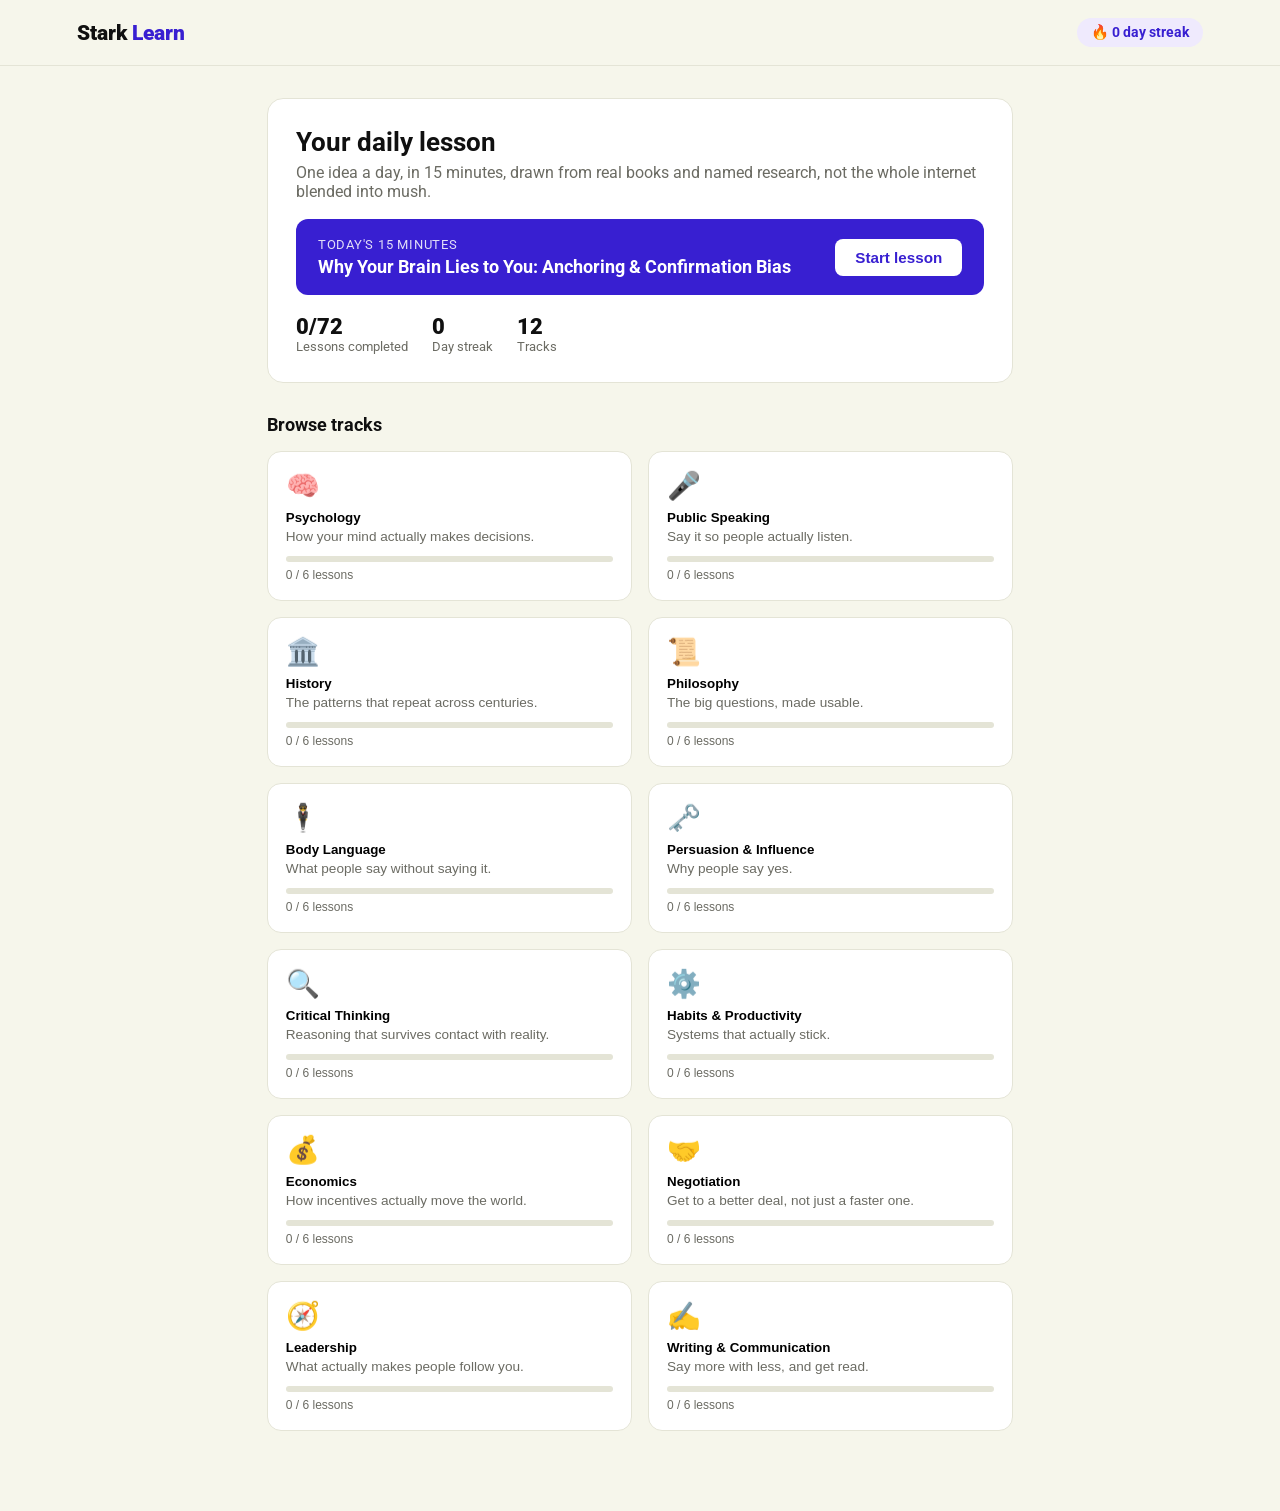
<file: app/index.html>
<!DOCTYPE html>
<html lang="en">
<head>
  <meta charset="UTF-8" />
  <meta name="viewport" content="width=device-width, initial-scale=1.0" />
  <title>Stark Learn — a 15-minute daily lesson</title>
  <link rel="stylesheet" href="style.css" />
</head>
<body>
  <header class="topbar">
    <a class="brand" href="index.html">Stark <span>Learn</span></a>
    <div class="streak-pill" id="streak-pill">🔥 0 day streak</div>
  </header>

  <main id="app"></main>

  <script src="lessons.js"></script>
  <script src="app.js"></script>
</body>
</html>
</file>
<file: app/style.css>
@import url("https://fonts.googleapis.com/css2?family=Roboto:wght@400;500;700;900&display=swap");

:root {
  --bg: #f6f6eb;
  --ink: #101010;
  --accent: #381fd1;
  --accent-light: #efeafd;
  --card: #ffffff;
  --muted: #6b6b63;
  --border: #e4e4d6;
  --good: #1f8a4c;
  --bad: #c0392b;
}

* , *::before, *::after { box-sizing: border-box; margin: 0; padding: 0; }

body {
  background: var(--bg);
  color: var(--ink);
  font-family: "Roboto", sans-serif;
  min-height: 100vh;
}

.topbar {
  display: flex;
  justify-content: space-between;
  align-items: center;
  padding: 18px 6%;
  border-bottom: 1px solid var(--border);
}

.brand {
  font-weight: 900;
  font-size: 1.3rem;
  color: var(--ink);
  text-decoration: none;
}
.brand span { color: var(--accent); }

.streak-pill {
  background: var(--accent-light);
  color: var(--accent);
  font-weight: 700;
  padding: 6px 14px;
  border-radius: 999px;
  font-size: 0.9rem;
}

main#app {
  max-width: 900px;
  margin: 0 auto;
  padding: 32px 6% 80px;
}

/* Dashboard */
.dash-hero {
  background: var(--card);
  border: 1px solid var(--border);
  border-radius: 16px;
  padding: 28px;
  margin-bottom: 32px;
}
.dash-hero h1 { font-size: 1.6rem; margin-bottom: 6px; }
.dash-hero p { color: var(--muted); margin-bottom: 18px; }

.today-card {
  display: flex;
  align-items: center;
  justify-content: space-between;
  gap: 16px;
  background: var(--accent);
  color: #fff;
  border-radius: 12px;
  padding: 18px 22px;
  flex-wrap: wrap;
}
.today-card .label { font-size: 0.8rem; opacity: 0.85; text-transform: uppercase; letter-spacing: 0.06em; }
.today-card .title { font-size: 1.15rem; font-weight: 700; margin-top: 4px; }
.today-card button {
  background: #fff;
  color: var(--accent);
  border: none;
  border-radius: 8px;
  padding: 10px 20px;
  font-weight: 700;
  cursor: pointer;
  font-size: 0.95rem;
}
.today-card.done { background: var(--good); }

.stats-row {
  display: flex;
  gap: 24px;
  margin-top: 18px;
  flex-wrap: wrap;
}
.stat { }
.stat .n { font-size: 1.4rem; font-weight: 900; }
.stat .l { font-size: 0.8rem; color: var(--muted); }

h2.section-title { font-size: 1.1rem; margin: 8px 0 16px; }

.track-grid {
  display: grid;
  grid-template-columns: repeat(auto-fill, minmax(240px, 1fr));
  gap: 16px;
}

.track-card {
  background: var(--card);
  border: 1px solid var(--border);
  border-radius: 14px;
  padding: 18px;
  cursor: pointer;
  text-align: left;
  transition: transform 0.1s ease, box-shadow 0.1s ease;
}
.track-card:hover { transform: translateY(-2px); box-shadow: 0 6px 16px rgba(16,16,16,0.06); }
.track-card .icon { font-size: 1.7rem; }
.track-card .name { font-weight: 700; margin-top: 8px; }
.track-card .blurb { color: var(--muted); font-size: 0.85rem; margin-top: 4px; }
.track-card .prog-bar { height: 6px; background: var(--border); border-radius: 999px; margin-top: 12px; overflow: hidden; }
.track-card .prog-fill { height: 100%; background: var(--accent); }
.track-card .prog-text { font-size: 0.75rem; color: var(--muted); margin-top: 6px; }

/* Back link */
.back-link {
  display: inline-block;
  margin-bottom: 18px;
  color: var(--accent);
  font-weight: 600;
  text-decoration: none;
  cursor: pointer;
  background: none;
  border: none;
  font-size: 0.95rem;
}

/* Lesson list */
.lesson-list { display: flex; flex-direction: column; gap: 10px; }
.lesson-row {
  display: flex;
  align-items: center;
  justify-content: space-between;
  background: var(--card);
  border: 1px solid var(--border);
  border-radius: 12px;
  padding: 14px 18px;
  cursor: pointer;
}
.lesson-row:hover { border-color: var(--accent); }
.lesson-row .li-title { font-weight: 600; }
.lesson-row .li-source { font-size: 0.78rem; color: var(--muted); margin-top: 2px; }
.lesson-row .badge {
  font-size: 0.75rem;
  font-weight: 700;
  padding: 4px 10px;
  border-radius: 999px;
  background: var(--border);
  color: var(--muted);
  white-space: nowrap;
}
.lesson-row.complete .badge { background: #e3f5e9; color: var(--good); }

/* Lesson reader */
.lesson-card {
  background: var(--card);
  border: 1px solid var(--border);
  border-radius: 16px;
  padding: 30px;
}
.lesson-card .source-tag {
  display: inline-block;
  font-size: 0.78rem;
  color: var(--accent);
  background: var(--accent-light);
  padding: 4px 10px;
  border-radius: 999px;
  margin-bottom: 12px;
  font-weight: 700;
}
.lesson-card h1 { font-size: 1.5rem; margin-bottom: 18px; line-height: 1.3; }
.lesson-card p { line-height: 1.65; margin-bottom: 14px; color: #2b2b2b; }

.callout {
  border-left: 4px solid var(--accent);
  background: var(--accent-light);
  padding: 14px 18px;
  border-radius: 0 10px 10px 0;
  margin: 18px 0;
}
.callout .k { font-weight: 700; font-size: 0.8rem; text-transform: uppercase; letter-spacing: 0.05em; color: var(--accent); margin-bottom: 4px; }
.callout.action { border-color: var(--good); background: #ecf8f0; }
.callout.action .k { color: var(--good); }

.quiz-box {
  margin-top: 26px;
  border-top: 1px solid var(--border);
  padding-top: 22px;
}
.quiz-box h3 { font-size: 1rem; margin-bottom: 14px; }
.quiz-opt {
  display: block;
  width: 100%;
  text-align: left;
  background: #fafaf5;
  border: 1px solid var(--border);
  border-radius: 10px;
  padding: 12px 16px;
  margin-bottom: 10px;
  cursor: pointer;
  font-size: 0.92rem;
  font-family: inherit;
}
.quiz-opt:hover { border-color: var(--accent); }
.quiz-opt.correct { border-color: var(--good); background: #e3f5e9; }
.quiz-opt.wrong { border-color: var(--bad); background: #fbe9e7; }
.quiz-opt[disabled] { cursor: default; }

.quiz-feedback { margin-top: 14px; font-weight: 600; }
.quiz-feedback.good { color: var(--good); }
.quiz-feedback.bad { color: var(--bad); }

.next-btn {
  margin-top: 20px;
  background: var(--accent);
  color: #fff;
  border: none;
  border-radius: 10px;
  padding: 12px 24px;
  font-weight: 700;
  cursor: pointer;
  font-size: 0.95rem;
}

.empty-note { color: var(--muted); font-size: 0.9rem; margin-top: 10px; }

@media (max-width: 600px) {
  .topbar { padding: 16px 5%; }
  main#app { padding: 24px 5% 60px; }
  .lesson-card { padding: 20px; }
}
</file>
